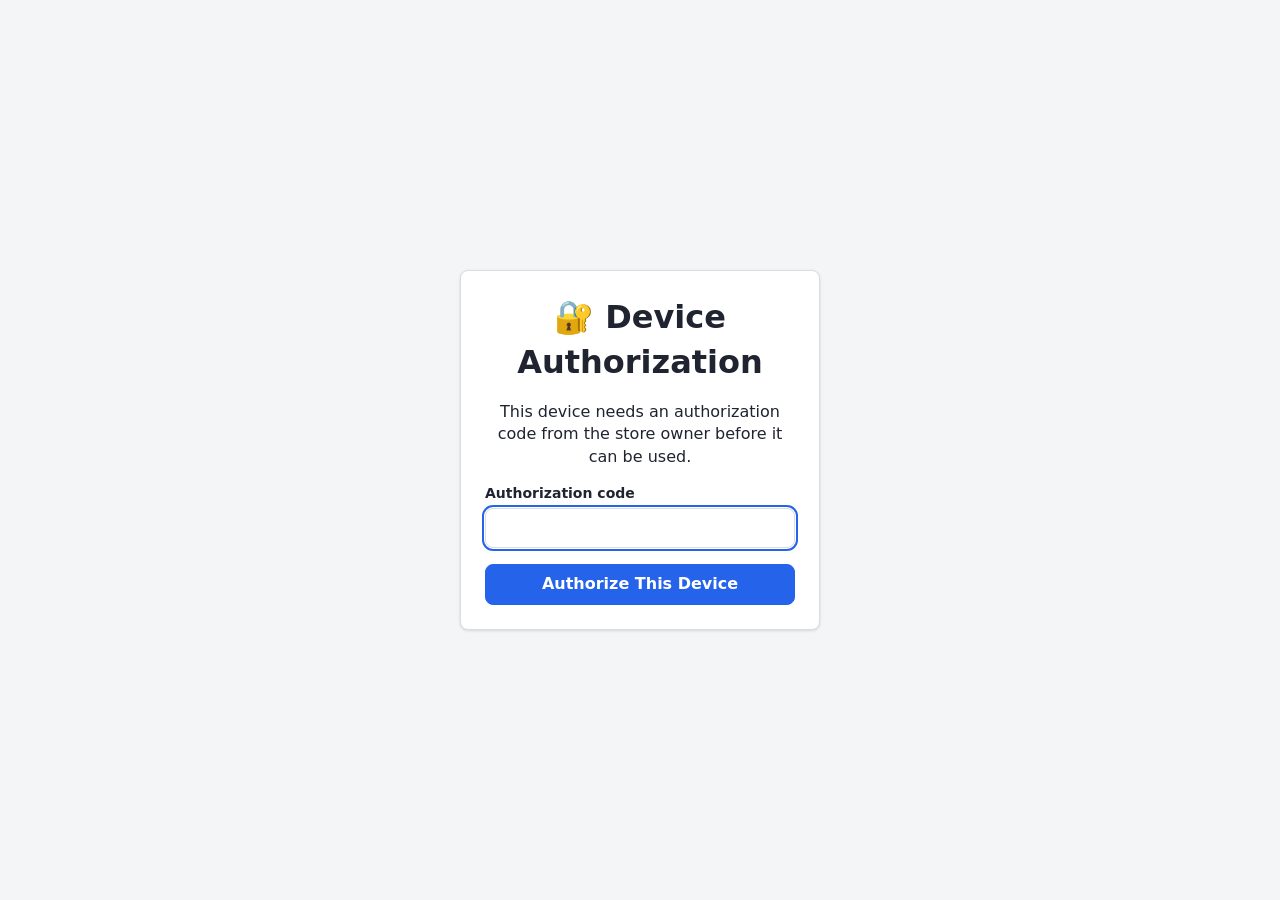
<file: index.html>
<!doctype html>
<html lang="en">
<head>
  <meta charset="UTF-8" />
  <meta name="viewport" content="width=device-width, initial-scale=1" />
  <title>Checkout - POS</title>

  <!-- PWA install support: manifest describes the app (name, icon, colours)
       so browsers can offer "Install app" on PC, tablet, and mobile. -->
  <link rel="manifest" href="manifest.json" />
  <meta name="theme-color" content="#1e3a8a" />
  <link rel="icon" href="assets/icons/icon.svg" type="image/svg+xml" />
  <link rel="apple-touch-icon" href="assets/icons/icon-180.png" />

  <link rel="stylesheet" href="css/variables.css" />
  <link rel="stylesheet" href="css/main.css" />
  <link rel="stylesheet" href="css/pos.css" />
  <link rel="stylesheet" href="css/receipt.css" />
</head>
<body>
  <!-- Device authorization gate - the FIRST gate, in front of even the PIN
       lock. Confirms this specific gadget was authorized by the store owner
       (see devices.json + admin.html) before it ever shows the PIN screen. -->
  <div class="auth-overlay" id="device-overlay">
    <div class="auth-box">
      <h1>🔐 Device Authorization</h1>
      <p id="device-message">Checking this device...</p>
      <form id="device-form">
        <div class="field">
          <label for="device-code">Authorization code</label>
          <input type="text" id="device-code" autocomplete="off" autocapitalize="off" autocorrect="off" spellcheck="false" required />
        </div>
        <p class="field-error" id="device-error" hidden></p>
        <button type="submit" class="btn btn--primary" style="width:100%;">Authorize This Device</button>
      </form>
    </div>
  </div>

  <!-- Authorization lock screen - covers the whole app until the correct PIN
       is entered. Not just hidden by CSS: js/auth.js also blocks the page's
       real data from loading until this resolves. -->
  <div class="auth-overlay" id="auth-overlay">
    <div class="auth-box">
      <h1>🔒 POS Locked</h1>
      <p id="auth-message">Checking...</p>
      <form id="auth-form">
        <div class="field">
          <label for="auth-pin">PIN</label>
          <input type="password" id="auth-pin" inputmode="numeric" autocomplete="off" required />
        </div>
        <div class="field" id="auth-confirm-field" hidden>
          <label for="auth-pin-confirm">Confirm PIN</label>
          <input type="password" id="auth-pin-confirm" inputmode="numeric" autocomplete="off" />
        </div>
        <p class="field-error" id="auth-error" hidden></p>
        <button type="submit" class="btn btn--primary" style="width:100%;">Unlock</button>
      </form>
      <button type="button" class="auth-forgot" id="auth-forgot-btn">Forgot PIN?</button>
    </div>
  </div>

  <nav class="app-nav" aria-label="Main navigation">
    <span class="app-nav__brand">POS</span>
    <a class="app-nav__link" href="index.html" aria-current="page" data-i18n="nav.checkout">Checkout</a>
    <a class="app-nav__link" href="products.html" data-i18n="nav.products">Products</a>
    <a class="app-nav__link" href="history.html" data-i18n="nav.history">History</a>
    <a class="app-nav__link" href="settings.html" data-i18n="nav.settings">Settings</a>
    <button type="button" class="app-nav__link" id="nav-lock-btn" data-i18n="nav.lock">🔒 Lock</button>
  </nav>

  <!-- Shift status bar - Start Shift when no one's clocked in, or the
       cashier's name + Cash Management once one is. -->
  <div class="shift-bar">
    <span id="shift-status-text" class="shift-bar__status">No shift open</span>
    <button type="button" class="btn btn--primary" id="start-shift-btn">Start Shift</button>
    <button type="button" class="btn" id="cash-management-btn" hidden>Cash Management</button>
  </div>

  <main class="page">
    <div class="pos-layout">
      <!-- Product search + grid -->
      <section class="pos-products" aria-label="Products">
        <div class="scanner-status">
          <span class="scanner-status__dot" aria-hidden="true"></span>
          Barcode scanner ready - scan an item any time
        </div>

        <div class="pos-products__search-row">
          <div class="field pos-products__search">
            <label for="product-search" data-i18n="checkout.searchLabel">Search products</label>
            <input
              type="search"
              id="product-search"
              placeholder="Type a name or SKU..."
              data-i18n-placeholder="checkout.searchPlaceholder"
              autocomplete="off"
            />
          </div>
          <button type="button" class="btn btn--icon" id="camera-scan-btn" title="Scan with Camera" aria-label="Scan with Camera">
            <svg width="22" height="22" viewBox="0 0 24 24" fill="none" stroke="currentColor" stroke-width="2" aria-hidden="true"><path d="M3 7V5a2 2 0 0 1 2-2h2M17 3h2a2 2 0 0 1 2 2v2M21 17v2a2 2 0 0 1-2 2h-2M7 21H5a2 2 0 0 1-2-2v-2" /><path d="M6 8v8M9 8v8M12 8v8M14 8v8M17 8v8" /></svg>
          </button>
        </div>

        <div id="product-grid" class="product-grid" aria-live="polite">
          <!-- Product tiles are inserted here by js/pos.js -->
        </div>
      </section>

      <!-- Cart panel -->
      <aside class="pos-cart" aria-label="Current sale">
        <div class="card cart">
          <h2 data-i18n="checkout.currentSale">Current Sale</h2>

          <div id="cart-lines" class="cart__lines">
            <p class="empty-state" id="cart-empty" data-i18n="checkout.cartEmpty">Cart is empty. Scan or tap a product to begin.</p>
          </div>

          <div class="cart__discount-actions">
            <button type="button" class="btn btn--icon" id="apply-discount-all-btn">Apply Discount to All</button>
            <button type="button" class="btn btn--icon" id="apply-discount-specific-btn">Apply Discount to Specific Product</button>
          </div>

          <div class="cart__totals">
            <div class="cart__totals-row">
              <span data-i18n="checkout.subtotal">Subtotal</span><span id="cart-subtotal">RM 0.00</span>
            </div>
            <div class="cart__totals-row" id="cart-discount-row">
              <span>Discount</span><span id="cart-discount">-RM 0.00</span>
            </div>
            <div class="cart__totals-row" id="cart-tax-row">
              <span data-i18n="checkout.tax">Tax</span><span id="cart-tax">RM 0.00</span>
            </div>
            <div class="cart__totals-row cart__totals-row--grand">
              <span data-i18n="checkout.total">Total</span><span id="cart-total">RM 0.00</span>
            </div>
          </div>

          <div class="cart__actions">
            <button type="button" class="btn" id="clear-cart-btn" data-i18n="checkout.clear">Clear</button>
            <button type="button" class="btn btn--primary" id="charge-btn" data-i18n="checkout.charge">Charge</button>
          </div>
        </div>
      </aside>
    </div>
  </main>

  <!-- Payment modal -->
  <div class="modal-overlay" id="payment-modal" hidden>
    <div class="modal" role="dialog" aria-modal="true" aria-labelledby="payment-modal-title">
      <h2 id="payment-modal-title">Take Payment</h2>
      <p>Total due: <strong id="payment-total">RM 0.00</strong></p>

      <div class="payment-methods" role="group" aria-label="Payment method">
        <button type="button" class="btn" data-method="Cash" aria-pressed="true">Cash</button>
        <button type="button" class="btn" data-method="Card" aria-pressed="false">Card</button>
        <button type="button" class="btn" data-method="E-wallet" aria-pressed="false">E-wallet</button>
      </div>

      <div class="field" id="cash-fields">
        <label for="cash-tendered">Cash tendered</label>
        <input type="number" id="cash-tendered" min="0" step="0.01" inputmode="decimal" />
        <p>Change due: <strong id="change-due">RM 0.00</strong></p>
      </div>

      <div class="modal__actions">
        <button type="button" class="btn" id="cancel-payment-btn">Cancel</button>
        <button type="button" class="btn btn--success" id="confirm-payment-btn">Confirm Payment</button>
      </div>
    </div>
  </div>

  <!-- Camera barcode scanner modal -->
  <div class="modal-overlay" id="camera-modal" hidden>
    <div class="modal" role="dialog" aria-modal="true" aria-labelledby="camera-modal-title">
      <h2 id="camera-modal-title">Scan a Barcode</h2>
      <div class="camera-view">
        <video id="camera-video" autoplay playsinline muted></video>
        <div class="camera-view__guide" aria-hidden="true"></div>
      </div>
      <p class="text-muted">Point the camera at a barcode. It'll be added to the cart automatically.</p>
      <div class="modal__actions">
        <button type="button" class="btn" id="cancel-camera-btn">Cancel</button>
      </div>
    </div>
  </div>

  <!-- "Apply Discount to Specific Product" picker - lists cart lines that
       have a discount configured on the product, one Apply button each. -->
  <div class="modal-overlay" id="discount-picker-modal" hidden>
    <div class="modal" role="dialog" aria-modal="true" aria-labelledby="discount-picker-title">
      <h2 id="discount-picker-title">Apply Discount to Specific Product</h2>
      <div id="discount-picker-list"></div>
      <p class="empty-state" id="discount-picker-empty" hidden>
        No items in the cart have a discount configured. Set one on the product in Products first.
      </p>
      <div class="modal__actions">
        <button type="button" class="btn" id="close-discount-picker-btn">Close</button>
      </div>
    </div>
  </div>

  <!-- Receipt modal -->
  <div class="modal-overlay" id="receipt-modal" hidden>
    <div class="modal" role="dialog" aria-modal="true" aria-labelledby="receipt-modal-title">
      <h2 id="receipt-modal-title" class="visually-hidden">Receipt</h2>
      <div id="receipt-container"><!-- receipt.js fills this in --></div>
      <div class="modal__actions">
        <button type="button" class="btn" id="print-receipt-btn">Print</button>
        <button type="button" class="btn btn--primary" id="new-sale-btn">New Sale</button>
      </div>
    </div>
  </div>

  <!-- Start Shift modal -->
  <div class="modal-overlay" id="start-shift-modal" hidden>
    <div class="modal" role="dialog" aria-modal="true" aria-labelledby="start-shift-title">
      <h2 id="start-shift-title">Start Shift</h2>
      <form id="start-shift-form">
        <div class="field">
          <label for="shift-cashier-name">Cashier name</label>
          <input type="text" id="shift-cashier-name" required />
        </div>
        <div class="field">
          <label for="shift-starting-cash">Starting cash</label>
          <input type="number" id="shift-starting-cash" min="0" step="0.01" value="0" required />
        </div>
        <p class="text-muted">Start time: <strong id="shift-start-time-preview"></strong></p>
        <div class="modal__actions">
          <button type="button" class="btn" id="cancel-start-shift-btn">Cancel</button>
          <button type="submit" class="btn btn--primary">Start Shift</button>
        </div>
      </form>
    </div>
  </div>

  <!-- Cash Management modal - also where a shift gets closed out. -->
  <div class="modal-overlay" id="cash-management-modal" hidden>
    <div class="modal" role="dialog" aria-modal="true" aria-labelledby="cash-management-title">
      <h2 id="cash-management-title">Cash Management</h2>
      <p class="text-muted">
        Cashier: <strong id="cm-cashier-name"></strong> &middot; Started: <span id="cm-start-time"></span>
      </p>

      <div class="cash-summary">
        <div class="cash-summary-row"><span>Starting Cash</span><span id="cm-starting-cash"></span></div>
        <div class="cash-summary-row"><span>Cash Payments</span><span id="cm-cash-payments"></span></div>
        <div class="cash-summary-row"><span>Cash Refunds</span><span id="cm-cash-refunds"></span></div>
        <div class="cash-summary-row"><span>Paid Out</span><span id="cm-paid-out"></span></div>
        <div class="cash-summary-row cash-summary-row--grand"><span>Expected Cash in Drawer</span><span id="cm-expected-cash"></span></div>
      </div>

      <h3 style="margin-top: var(--space-lg);">Record Paid Out</h3>
      <p class="text-muted" style="font-size: var(--font-size-sm); margin-top:0;">
        Cash taken out of the drawer for expenses (e.g. buying supplies).
      </p>
      <form id="paid-out-form">
        <div class="field">
          <label for="paid-out-amount">Amount</label>
          <input type="number" id="paid-out-amount" min="0.01" step="0.01" required />
        </div>
        <div class="field">
          <label for="paid-out-reason">Reason</label>
          <input type="text" id="paid-out-reason" required />
        </div>
        <button type="submit" class="btn">Record Paid Out</button>
      </form>

      <div id="close-shift-section" hidden>
        <hr class="receipt__divider" style="border-color: var(--color-border);" />
        <h3>Sales Summary</h3>
        <div class="cash-summary">
          <div class="cash-summary-row"><span>Gross Sales</span><span id="cs-gross"></span></div>
          <div class="cash-summary-row"><span>Refunds</span><span id="cs-refunds"></span></div>
          <div class="cash-summary-row"><span>Discounts</span><span id="cs-discounts"></span></div>
          <div class="cash-summary-row cash-summary-row--grand"><span>Net Sales</span><span id="cs-net"></span></div>
        </div>
        <p class="text-muted" style="font-size: var(--font-size-sm);">
          Closing a shift is final - it cannot be reopened.
        </p>
        <button type="button" class="btn btn--danger" id="confirm-close-shift-btn" style="width:100%;">Confirm Close Shift</button>
      </div>

      <div class="modal__actions">
        <button type="button" class="btn" id="close-cash-management-btn">Close</button>
        <button type="button" class="btn btn--danger" id="show-close-shift-btn">Close Shift</button>
      </div>
    </div>
  </div>

  <div id="toast" class="toast" role="status" hidden></div>

  <script type="module" src="js/sw-register.js"></script>
  <script type="module" src="js/pos.js"></script>
</body>
</html>
</file>
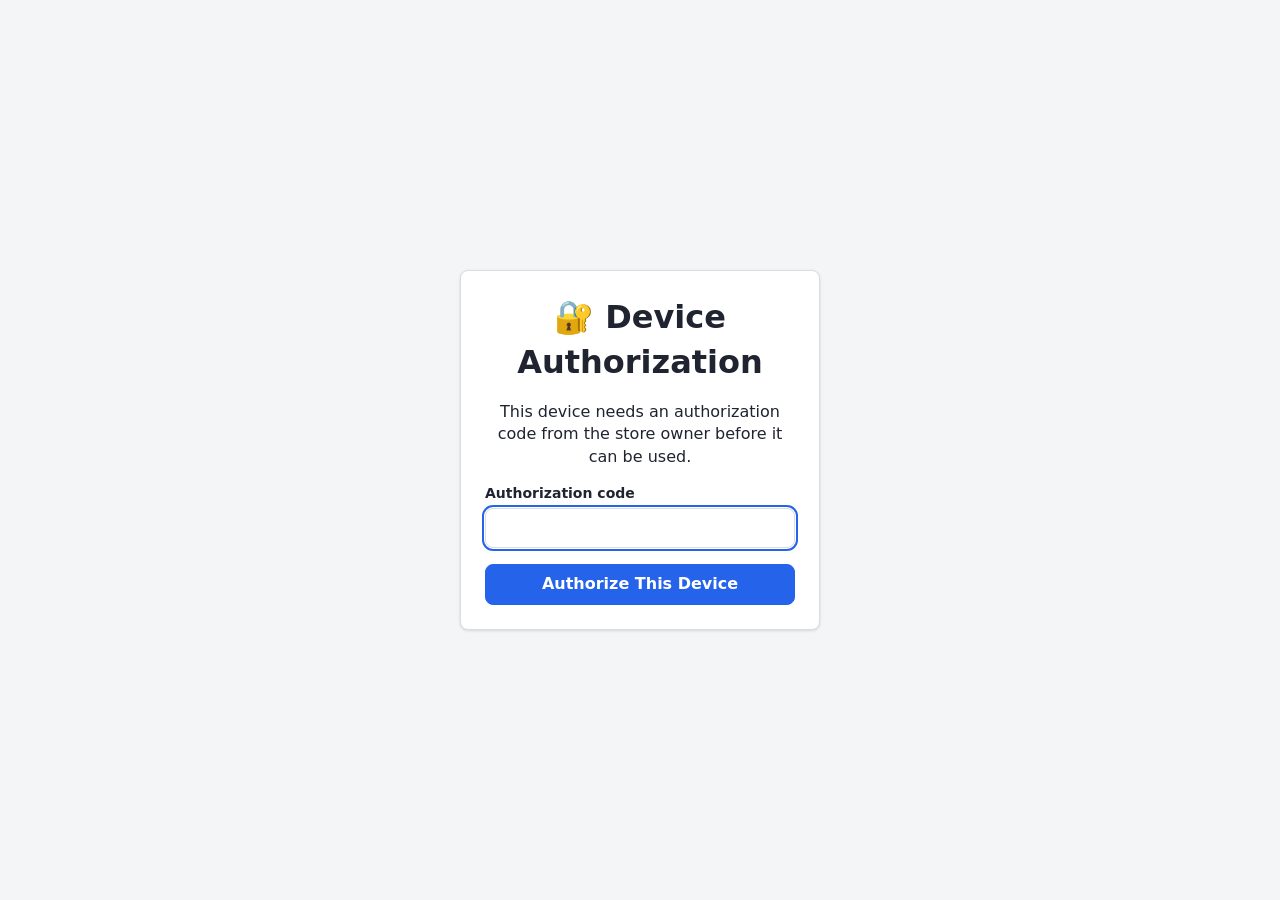
<file: admin.html>
<!doctype html>
<html lang="en">
<head>
  <meta charset="UTF-8" />
  <meta name="viewport" content="width=device-width, initial-scale=1" />
  <title>Master Admin - POS</title>
  <meta name="robots" content="noindex, nofollow" />

  <link rel="manifest" href="manifest.json" />
  <meta name="theme-color" content="#1e3a8a" />
  <link rel="icon" href="assets/icons/icon.svg" type="image/svg+xml" />
  <link rel="apple-touch-icon" href="assets/icons/icon-180.png" />

  <link rel="stylesheet" href="css/variables.css" />
  <link rel="stylesheet" href="css/main.css" />
</head>
<body>
  <!-- Device authorization gate - same as every other page, this device
       must already be authorized before it can even reach the Master PIN. -->
  <div class="auth-overlay" id="device-overlay">
    <div class="auth-box">
      <h1>🔐 Device Authorization</h1>
      <p id="device-message">Checking this device...</p>
      <form id="device-form">
        <div class="field">
          <label for="device-code">Authorization code</label>
          <input type="text" id="device-code" autocomplete="off" autocapitalize="off" autocorrect="off" spellcheck="false" required />
        </div>
        <p class="field-error" id="device-error" hidden></p>
        <button type="submit" class="btn btn--primary" style="width:100%;">Authorize This Device</button>
      </form>
    </div>
  </div>

  <!-- Master PIN gate - separate secret from the staff PIN. Reuses the same
       auth.js machinery (js/auth.js requireAuth), just pointed at a
       different settings field and session key. -->
  <div class="auth-overlay" id="auth-overlay">
    <div class="auth-box">
      <h1>🛡️ Master Access</h1>
      <p id="auth-message">Checking...</p>
      <form id="auth-form">
        <div class="field">
          <label for="auth-pin">Master PIN</label>
          <input type="password" id="auth-pin" inputmode="numeric" autocomplete="off" required />
        </div>
        <div class="field" id="auth-confirm-field" hidden>
          <label for="auth-pin-confirm">Confirm Master PIN</label>
          <input type="password" id="auth-pin-confirm" inputmode="numeric" autocomplete="off" />
        </div>
        <p class="field-error" id="auth-error" hidden></p>
        <button type="submit" class="btn btn--primary" style="width:100%;">Unlock</button>
      </form>
      <button type="button" class="auth-forgot" id="auth-forgot-btn">Forgot PIN?</button>
    </div>
  </div>

  <nav class="app-nav" aria-label="Main navigation">
    <span class="app-nav__brand">POS</span>
    <a class="app-nav__link" href="index.html">← Back to App</a>
  </nav>

  <main class="page" style="max-width: 720px;">
    <h1>Master Admin - Device Management</h1>
    <p class="text-muted">
      Every PC, tablet, or phone needs its own authorization code before it can even reach the
      staff PIN screen. Add a device below to generate its code, or revoke one to lock a device
      out. Changes here only take effect once they're published to <code>devices.json</code> -
      see "Publish these changes" at the bottom.
    </p>

    <section class="card" style="margin-bottom: var(--space-lg);">
      <h2>Authorized Devices</h2>
      <div class="table-wrap">
        <table class="table">
          <thead>
            <tr>
              <th>Label</th>
              <th>Status</th>
              <th></th>
            </tr>
          </thead>
          <tbody id="device-table-body"></tbody>
        </table>
        <p class="empty-state" id="devices-empty" hidden>No devices yet - add one below.</p>
      </div>
    </section>

    <section class="card" style="margin-bottom: var(--space-lg);">
      <h2>Add a Device</h2>
      <div class="field">
        <label for="new-device-label">Device label</label>
        <input type="text" id="new-device-label" placeholder="e.g. Front counter tablet" />
      </div>
      <button type="button" class="btn btn--primary" id="generate-code-btn">Generate Code</button>

      <div id="new-code-box" class="card" style="margin-top: var(--space-md); background: var(--color-bg); display:none;">
        <p><strong>Copy this code now - it cannot be shown again.</strong> Give it to whoever will use this device.</p>
        <div style="display:flex; gap: var(--space-sm);">
          <input type="text" id="new-code-value" readonly style="flex:1; font-family: monospace; font-size: var(--font-size-lg);" />
          <button type="button" class="btn" id="copy-code-btn">Copy</button>
        </div>
      </div>
    </section>

    <section class="card" id="publish-section" style="display:none;">
      <h2>Publish These Changes</h2>
      <p class="text-muted">
        This page can't write back to GitHub directly (that would need a secret key exposed to
        everyone). Copy the text below and either paste it over the contents of
        <code>devices.json</code> in your GitHub repo yourself, or send it to Claude and ask to
        publish it - devices won't see these changes until then.
      </p>
      <textarea id="json-output" readonly rows="10" style="width:100%; font-family: monospace; font-size: var(--font-size-sm); padding: var(--space-sm); border: 1px solid var(--color-border); border-radius: var(--radius);"></textarea>
      <button type="button" class="btn btn--primary" id="copy-json-btn" style="margin-top: var(--space-sm);">Copy JSON</button>
    </section>
  </main>

  <div id="toast" class="toast" role="status" hidden></div>

  <script type="module" src="js/sw-register.js"></script>
  <script type="module" src="js/admin.js"></script>
</body>
</html>
</file>
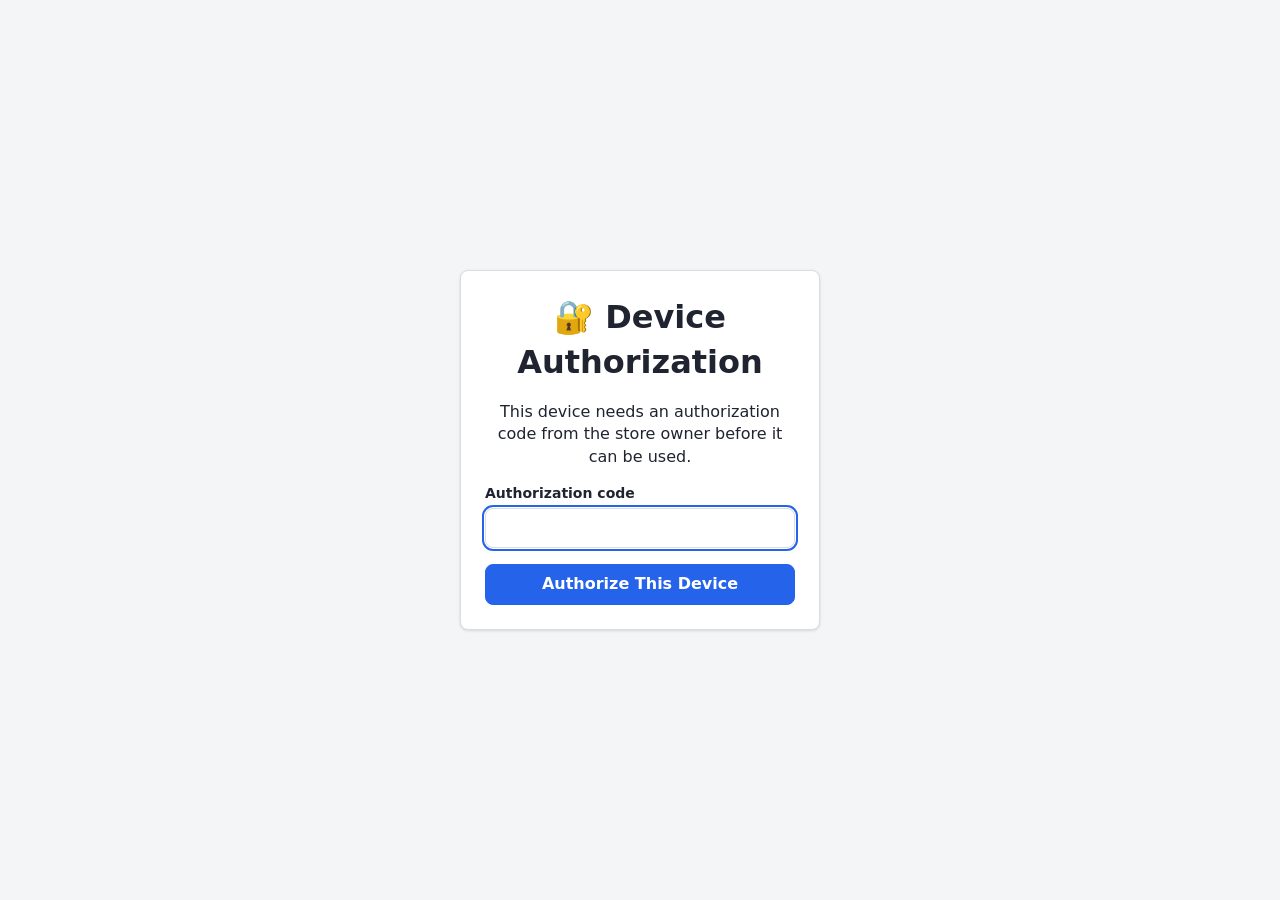
<file: history.html>
<!doctype html>
<html lang="en">
<head>
  <meta charset="UTF-8" />
  <meta name="viewport" content="width=device-width, initial-scale=1" />
  <title>Sales History - POS</title>

  <link rel="manifest" href="manifest.json" />
  <meta name="theme-color" content="#1e3a8a" />
  <link rel="icon" href="assets/icons/icon.svg" type="image/svg+xml" />
  <link rel="apple-touch-icon" href="assets/icons/icon-180.png" />

  <link rel="stylesheet" href="css/variables.css" />
  <link rel="stylesheet" href="css/main.css" />
  <link rel="stylesheet" href="css/receipt.css" />
</head>
<body>
  <!-- Device authorization gate - the FIRST gate, in front of even the PIN
       lock. Confirms this specific gadget was authorized by the store owner
       (see devices.json + admin.html) before it ever shows the PIN screen. -->
  <div class="auth-overlay" id="device-overlay">
    <div class="auth-box">
      <h1>🔐 Device Authorization</h1>
      <p id="device-message">Checking this device...</p>
      <form id="device-form">
        <div class="field">
          <label for="device-code">Authorization code</label>
          <input type="text" id="device-code" autocomplete="off" autocapitalize="off" autocorrect="off" spellcheck="false" required />
        </div>
        <p class="field-error" id="device-error" hidden></p>
        <button type="submit" class="btn btn--primary" style="width:100%;">Authorize This Device</button>
      </form>
    </div>
  </div>

  <!-- Authorization lock screen - covers the whole app until the correct PIN
       is entered. Not just hidden by CSS: js/auth.js also blocks the page's
       real data from loading until this resolves. -->
  <div class="auth-overlay" id="auth-overlay">
    <div class="auth-box">
      <h1>🔒 POS Locked</h1>
      <p id="auth-message">Checking...</p>
      <form id="auth-form">
        <div class="field">
          <label for="auth-pin">PIN</label>
          <input type="password" id="auth-pin" inputmode="numeric" autocomplete="off" required />
        </div>
        <div class="field" id="auth-confirm-field" hidden>
          <label for="auth-pin-confirm">Confirm PIN</label>
          <input type="password" id="auth-pin-confirm" inputmode="numeric" autocomplete="off" />
        </div>
        <p class="field-error" id="auth-error" hidden></p>
        <button type="submit" class="btn btn--primary" style="width:100%;">Unlock</button>
      </form>
      <button type="button" class="auth-forgot" id="auth-forgot-btn">Forgot PIN?</button>
    </div>
  </div>

  <nav class="app-nav" aria-label="Main navigation">
    <span class="app-nav__brand">POS</span>
    <a class="app-nav__link" href="index.html" data-i18n="nav.checkout">Checkout</a>
    <a class="app-nav__link" href="products.html" data-i18n="nav.products">Products</a>
    <a class="app-nav__link" href="history.html" aria-current="page" data-i18n="nav.history">History</a>
    <a class="app-nav__link" href="settings.html" data-i18n="nav.settings">Settings</a>
    <button type="button" class="app-nav__link" id="nav-lock-btn" data-i18n="nav.lock">🔒 Lock</button>
  </nav>

  <main class="page">
    <div style="display:flex; align-items:center; gap: var(--space-md); flex-wrap: wrap;">
      <h1 style="margin:0;" data-i18n="history.heading">Sales History</h1>
      <div style="display:flex; gap: var(--space-sm); margin-left:auto; flex-wrap: wrap;">
        <button type="button" class="btn" id="export-csv-btn" data-i18n="history.exportCsv">Export to Excel (CSV)</button>
        <button type="button" class="btn btn--danger" id="reset-history-btn" data-i18n="history.resetHistory">Reset History</button>
      </div>
    </div>

    <div style="display:flex; gap: var(--space-md); flex-wrap: wrap; margin: var(--space-md) 0 var(--space-lg);">
      <div class="card" style="flex:1; min-width: 160px;">
        <div class="text-muted" data-i18n="history.todaySales">Today's Sales</div>
        <div style="font-size: var(--font-size-xl); font-weight:700;" id="today-count">0</div>
      </div>
      <div class="card" style="flex:1; min-width: 160px;">
        <div class="text-muted" data-i18n="history.todayTotal">Today's Total</div>
        <div style="font-size: var(--font-size-xl); font-weight:700;" id="today-total">RM 0.00</div>
      </div>
    </div>

    <div class="table-wrap">
      <table class="table">
        <thead>
          <tr>
            <th>Date &amp; Time</th>
            <th>Receipt #</th>
            <th class="text-right">Items</th>
            <th class="text-right">Total</th>
            <th>Payment</th>
            <th></th>
          </tr>
        </thead>
        <tbody id="sales-table-body"></tbody>
      </table>
      <p class="empty-state" id="sales-empty" hidden>No sales recorded yet.</p>
    </div>
  </main>

  <!-- Sale detail / reprint modal -->
  <div class="modal-overlay" id="sale-modal" hidden>
    <div class="modal" role="dialog" aria-modal="true" aria-labelledby="sale-modal-title">
      <h2 id="sale-modal-title" class="visually-hidden">Sale Receipt</h2>
      <div id="receipt-container"></div>
      <div class="modal__actions">
        <button type="button" class="btn" id="close-sale-btn">Close</button>
        <button type="button" class="btn btn--primary" id="print-sale-btn">Print</button>
      </div>
    </div>
  </div>

  <!-- Reset History confirmation modal - protected by its own separate
       password (not the staff PIN or Master PIN), since permanently
       deleting all sales records is a big, one-way action. -->
  <div class="modal-overlay" id="reset-history-modal" hidden>
    <div class="modal" role="dialog" aria-modal="true" aria-labelledby="reset-history-title">
      <h2 id="reset-history-title">Reset Sales History</h2>
      <p id="reset-history-message">Checking...</p>
      <form id="reset-history-form">
        <div class="field">
          <label for="reset-history-pin">Reset password</label>
          <input type="password" id="reset-history-pin" autocomplete="off" required />
        </div>
        <div class="field" id="reset-history-confirm-field" hidden>
          <label for="reset-history-pin-confirm">Confirm reset password</label>
          <input type="password" id="reset-history-pin-confirm" autocomplete="off" />
        </div>
        <p class="field-error" id="reset-history-error" hidden></p>
        <div class="modal__actions">
          <button type="button" class="btn" id="cancel-reset-history-btn">Cancel</button>
          <button type="submit" class="btn btn--danger">Delete All History</button>
        </div>
      </form>
    </div>
  </div>

  <div id="toast" class="toast" role="status" hidden></div>

  <script type="module" src="js/sw-register.js"></script>
  <script type="module" src="js/history.js"></script>
</body>
</html>
</file>
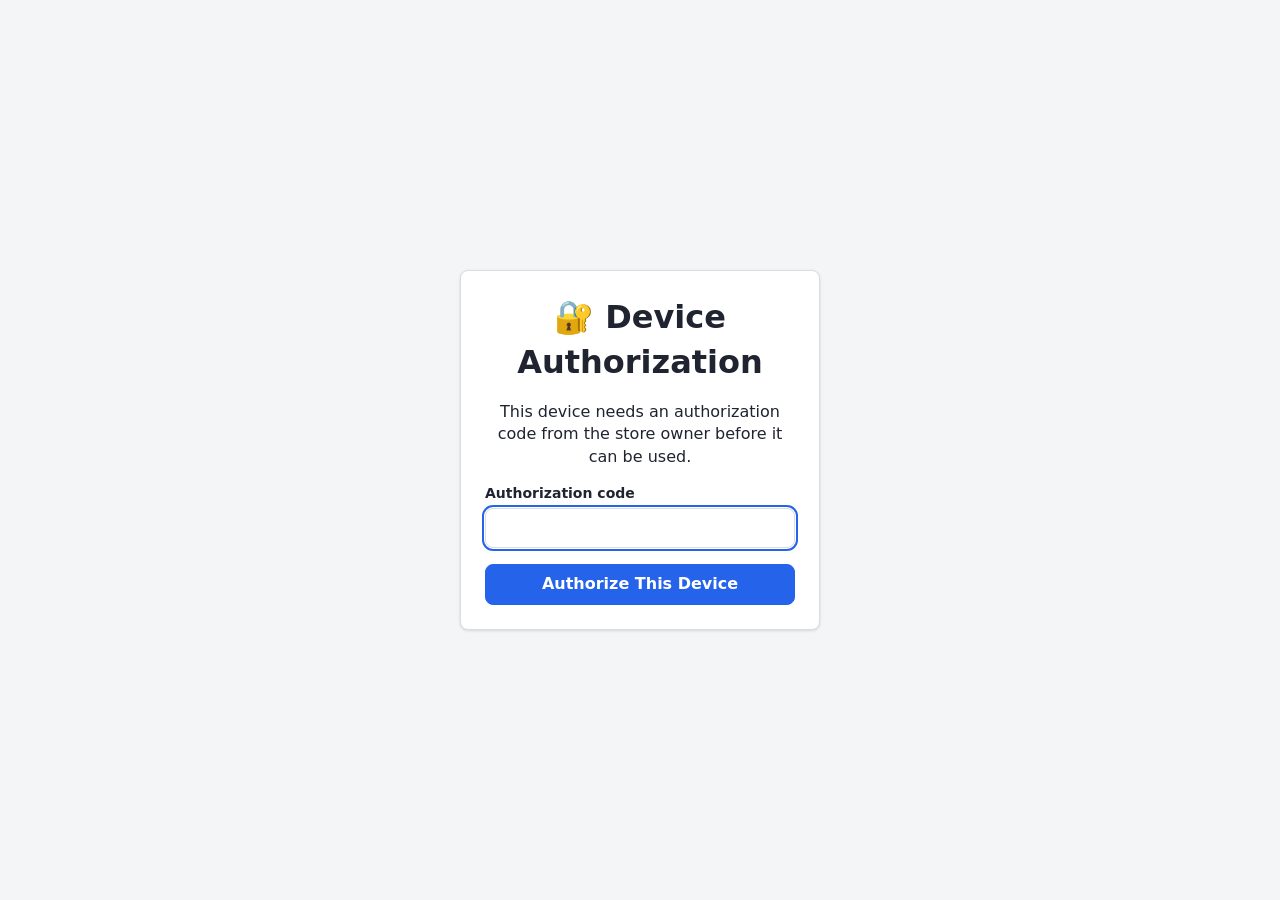
<file: products.html>
<!doctype html>
<html lang="en">
<head>
  <meta charset="UTF-8" />
  <meta name="viewport" content="width=device-width, initial-scale=1" />
  <title>Products - POS</title>

  <link rel="manifest" href="manifest.json" />
  <meta name="theme-color" content="#1e3a8a" />
  <link rel="icon" href="assets/icons/icon.svg" type="image/svg+xml" />
  <link rel="apple-touch-icon" href="assets/icons/icon-180.png" />

  <link rel="stylesheet" href="css/variables.css" />
  <link rel="stylesheet" href="css/main.css" />
</head>
<body>
  <!-- Device authorization gate - the FIRST gate, in front of even the PIN
       lock. Confirms this specific gadget was authorized by the store owner
       (see devices.json + admin.html) before it ever shows the PIN screen. -->
  <div class="auth-overlay" id="device-overlay">
    <div class="auth-box">
      <h1>🔐 Device Authorization</h1>
      <p id="device-message">Checking this device...</p>
      <form id="device-form">
        <div class="field">
          <label for="device-code">Authorization code</label>
          <input type="text" id="device-code" autocomplete="off" autocapitalize="off" autocorrect="off" spellcheck="false" required />
        </div>
        <p class="field-error" id="device-error" hidden></p>
        <button type="submit" class="btn btn--primary" style="width:100%;">Authorize This Device</button>
      </form>
    </div>
  </div>

  <!-- Authorization lock screen - covers the whole app until the correct PIN
       is entered. Not just hidden by CSS: js/auth.js also blocks the page's
       real data from loading until this resolves. -->
  <div class="auth-overlay" id="auth-overlay">
    <div class="auth-box">
      <h1>🔒 POS Locked</h1>
      <p id="auth-message">Checking...</p>
      <form id="auth-form">
        <div class="field">
          <label for="auth-pin">PIN</label>
          <input type="password" id="auth-pin" inputmode="numeric" autocomplete="off" required />
        </div>
        <div class="field" id="auth-confirm-field" hidden>
          <label for="auth-pin-confirm">Confirm PIN</label>
          <input type="password" id="auth-pin-confirm" inputmode="numeric" autocomplete="off" />
        </div>
        <p class="field-error" id="auth-error" hidden></p>
        <button type="submit" class="btn btn--primary" style="width:100%;">Unlock</button>
      </form>
      <button type="button" class="auth-forgot" id="auth-forgot-btn">Forgot PIN?</button>
    </div>
  </div>

  <nav class="app-nav" aria-label="Main navigation">
    <span class="app-nav__brand">POS</span>
    <a class="app-nav__link" href="index.html" data-i18n="nav.checkout">Checkout</a>
    <a class="app-nav__link" href="products.html" aria-current="page" data-i18n="nav.products">Products</a>
    <a class="app-nav__link" href="history.html" data-i18n="nav.history">History</a>
    <a class="app-nav__link" href="settings.html" data-i18n="nav.settings">Settings</a>
    <button type="button" class="app-nav__link" id="nav-lock-btn" data-i18n="nav.lock">🔒 Lock</button>
  </nav>

  <main class="page">
    <div style="display:flex; align-items:center; gap: var(--space-md); flex-wrap: wrap; margin-bottom: var(--space-md);">
      <h1 style="margin:0;" data-i18n="products.heading">Products</h1>
      <button type="button" class="btn btn--primary" id="add-product-btn" style="margin-left:auto;" data-i18n="products.addProduct">+ Add Product</button>
    </div>

    <div class="field" style="max-width: 320px;">
      <label for="product-search" data-i18n="products.searchLabel">Search</label>
      <input type="search" id="product-search" placeholder="Search by name or barcode..." autocomplete="off" />
    </div>

    <div class="table-wrap">
      <table class="table">
        <thead>
          <tr>
            <th>Photo</th>
            <th>Name</th>
            <th>Barcode</th>
            <th>SKU</th>
            <th class="text-right">Price</th>
            <th>Category</th>
            <th>Discount</th>
            <th>Stock</th>
            <th></th>
          </tr>
        </thead>
        <tbody id="product-table-body">
          <!-- Rows inserted by js/products.js -->
        </tbody>
      </table>
      <p class="empty-state" id="products-empty" hidden>No products yet. Click "Add Product" to create one.</p>
    </div>
  </main>

  <!-- Add / Edit product modal -->
  <div class="modal-overlay" id="product-modal" hidden>
    <div class="modal" role="dialog" aria-modal="true" aria-labelledby="product-modal-title">
      <h2 id="product-modal-title">Add Product</h2>
      <form id="product-form" novalidate>
        <input type="hidden" id="product-id" />

        <div class="field">
          <label for="product-name">Name</label>
          <input type="text" id="product-name" required />
          <span class="field-error" id="product-name-error" hidden>Name is required.</span>
        </div>

        <div class="field">
          <label for="product-image-input">Product photo (optional)</label>
          <input type="file" id="product-image-input" accept="image/*" />
          <div id="product-image-preview-wrap" style="display:flex; align-items:center; gap: var(--space-sm); margin-top: var(--space-sm);" hidden>
            <img id="product-image-preview" alt="Product photo preview" style="width:80px; height:80px; object-fit:cover; border-radius: var(--radius); border:1px solid var(--color-border);" />
            <button type="button" class="btn btn--icon" id="remove-product-image-btn">Remove Photo</button>
          </div>
        </div>

        <div class="field">
          <label for="product-barcode">Barcode</label>
          <div style="display:flex; gap: var(--space-sm);">
            <input type="text" id="product-barcode" autocapitalize="off" autocorrect="off" spellcheck="false" required style="flex:1;" />
            <button type="button" class="btn btn--icon" id="scan-barcode-btn" title="Scan with Camera" aria-label="Scan with Camera" style="white-space:nowrap;">
              <svg width="20" height="20" viewBox="0 0 24 24" fill="none" stroke="currentColor" stroke-width="2" aria-hidden="true"><path d="M3 7V5a2 2 0 0 1 2-2h2M17 3h2a2 2 0 0 1 2 2v2M21 17v2a2 2 0 0 1-2 2h-2M7 21H5a2 2 0 0 1-2-2v-2" /><path d="M6 8v8M9 8v8M12 8v8M14 8v8M17 8v8" /></svg>
            </button>
          </div>
          <span class="field-error" id="product-barcode-error" hidden>Barcode is required and must be unique.</span>
        </div>

        <div class="field">
          <label for="product-sku">SKU (optional - your own unique item code)</label>
          <input type="text" id="product-sku" autocapitalize="off" autocorrect="off" spellcheck="false" />
          <span class="field-error" id="product-sku-error" hidden>That SKU is already used by another product.</span>
        </div>

        <div class="field">
          <label for="product-sold-by">Sold by</label>
          <select id="product-sold-by">
            <option value="each">Each</option>
            <option value="weight">Weight (kg)</option>
          </select>
        </div>

        <div class="field">
          <label for="product-price" id="product-price-label">Price</label>
          <input type="number" id="product-price" min="0.01" step="0.01" required />
          <span class="field-error" id="product-price-error" hidden>Enter a price greater than 0.</span>
        </div>

        <div class="field">
          <label for="product-category">Category (optional)</label>
          <input type="text" id="product-category" />
        </div>

        <div class="field">
          <label for="product-discount-type">Discount (optional)</label>
          <select id="product-discount-type">
            <option value="none">No discount</option>
            <option value="percent">Percentage off</option>
            <option value="amount">Amount off</option>
          </select>
        </div>

        <div class="field" id="discount-value-field" hidden>
          <label for="product-discount-value" id="product-discount-value-label">Discount</label>
          <input type="number" id="product-discount-value" min="0" step="0.01" />
        </div>

        <div class="field">
          <label class="switch-row">
            <span class="switch">
              <input type="checkbox" id="product-track-inventory" />
              <span class="switch__track" aria-hidden="true"></span>
            </span>
            Track inventory for this product
          </label>
        </div>

        <div id="inventory-fields" hidden>
          <div class="field">
            <label for="product-stock">In stock</label>
            <input type="number" id="product-stock" min="0" step="1" />
          </div>
          <div class="field">
            <label for="product-low-stock">Low stock alert level</label>
            <input type="number" id="product-low-stock" min="0" step="1" />
            <span class="text-muted" style="font-size: var(--font-size-sm);">
              You'll see a low-stock warning once "In stock" drops to this number or below.
            </span>
          </div>
        </div>

        <div class="modal__actions">
          <button type="button" class="btn" id="cancel-product-btn">Cancel</button>
          <button type="submit" class="btn btn--primary">Save Product</button>
        </div>
      </form>
    </div>
  </div>

  <!-- Camera barcode scanner modal - fills in the barcode field above
       instead of manually typing it, handy on a tablet/phone with no USB
       scanner attached. -->
  <div class="modal-overlay" id="camera-modal" hidden>
    <div class="modal" role="dialog" aria-modal="true" aria-labelledby="camera-modal-title">
      <h2 id="camera-modal-title">Scan a Barcode</h2>
      <div class="camera-view">
        <video id="camera-video" autoplay playsinline muted></video>
        <div class="camera-view__guide" aria-hidden="true"></div>
      </div>
      <p class="text-muted">Point the camera at the barcode you want to add.</p>
      <div class="modal__actions">
        <button type="button" class="btn" id="cancel-camera-btn">Cancel</button>
      </div>
    </div>
  </div>

  <!-- Edit/Delete Product password modal - protected by its own separate
       password (not the staff PIN), since staff shouldn't be able to
       change or remove existing catalog entries on their own. -->
  <div class="modal-overlay" id="edit-product-pw-modal" hidden>
    <div class="modal" role="dialog" aria-modal="true" aria-labelledby="edit-product-pw-title">
      <h2 id="edit-product-pw-title">Password Required</h2>
      <p id="edit-product-pw-message">Checking...</p>
      <form id="edit-product-pw-form">
        <div class="field">
          <label for="edit-product-pw">Password</label>
          <input type="password" id="edit-product-pw" autocomplete="off" required />
        </div>
        <div class="field" id="edit-product-pw-confirm-field" hidden>
          <label for="edit-product-pw-confirm">Confirm password</label>
          <input type="password" id="edit-product-pw-confirm" autocomplete="off" />
        </div>
        <p class="field-error" id="edit-product-pw-error" hidden></p>
        <div class="modal__actions">
          <button type="button" class="btn" id="cancel-edit-product-pw-btn">Cancel</button>
          <button type="submit" class="btn btn--primary">Confirm</button>
        </div>
      </form>
    </div>
  </div>

  <div id="toast" class="toast" role="status" hidden></div>

  <script type="module" src="js/sw-register.js"></script>
  <script type="module" src="js/products.js"></script>
</body>
</html>
</file>
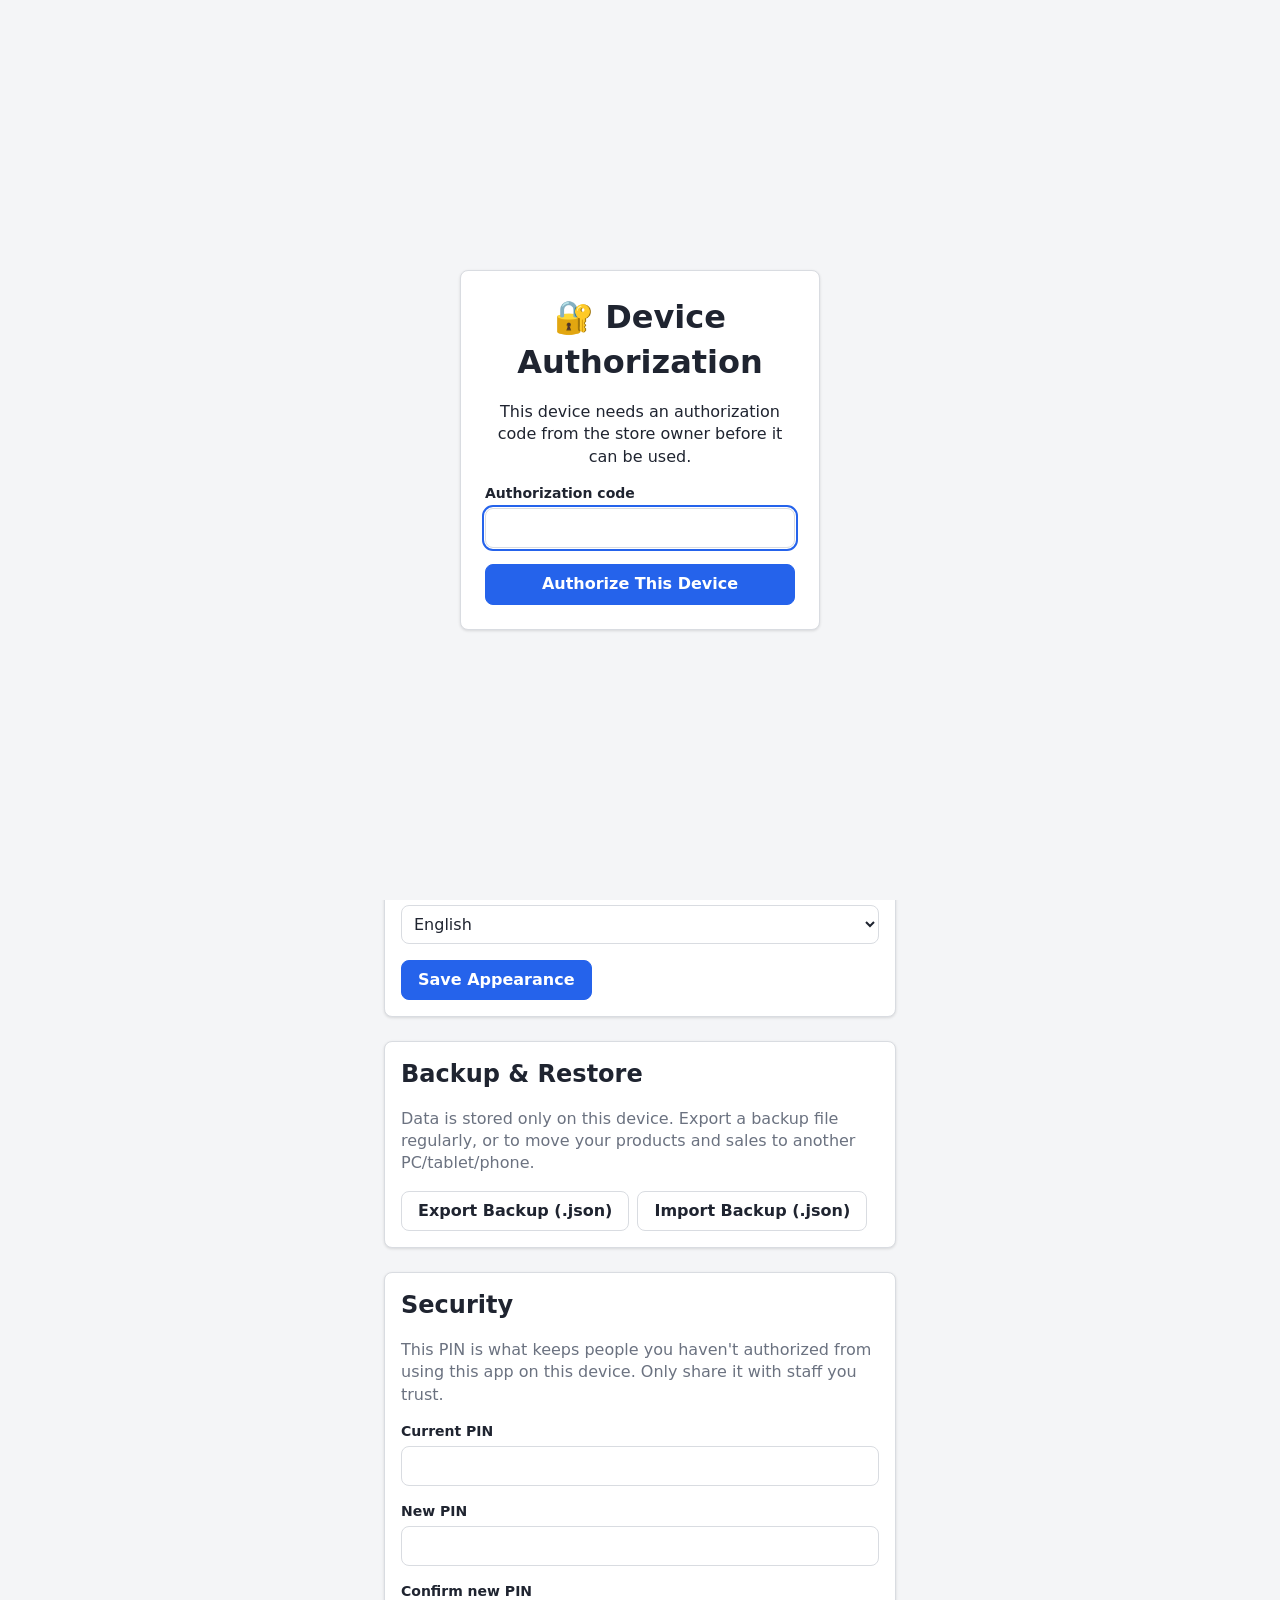
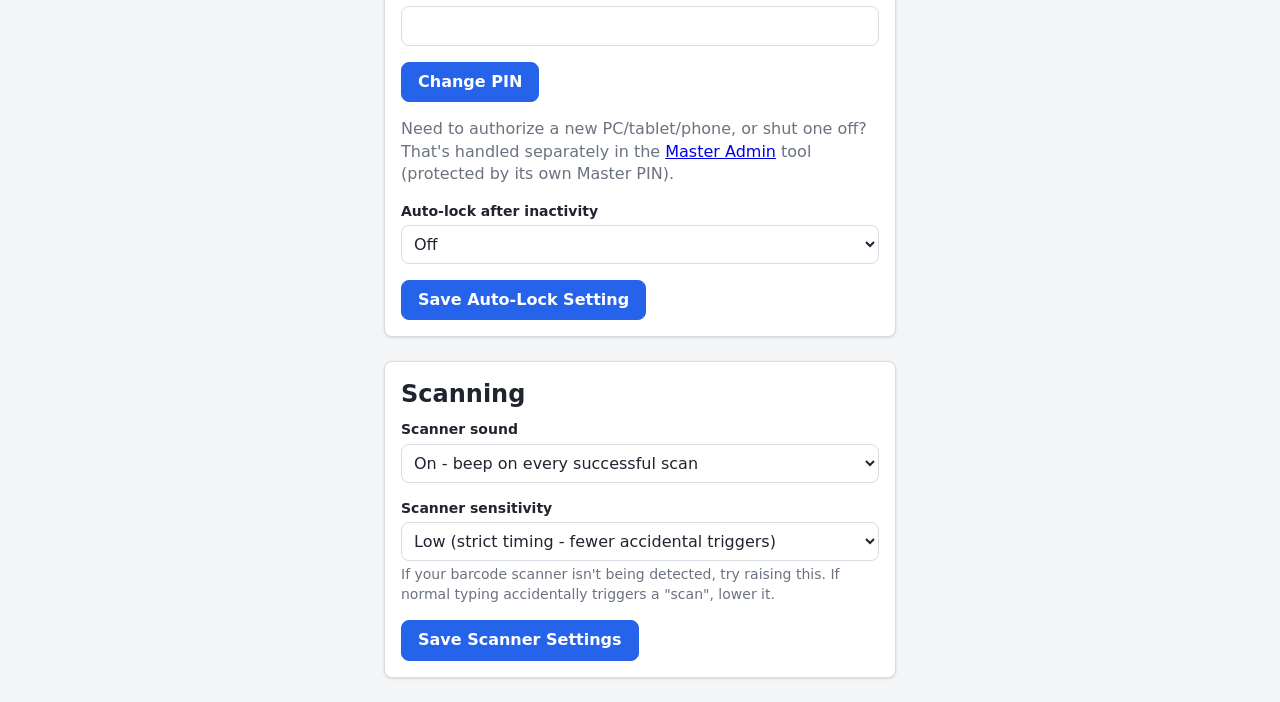
<file: settings.html>
<!doctype html>
<html lang="en">
<head>
  <meta charset="UTF-8" />
  <meta name="viewport" content="width=device-width, initial-scale=1" />
  <title>Settings - POS</title>

  <link rel="manifest" href="manifest.json" />
  <meta name="theme-color" content="#1e3a8a" />
  <link rel="icon" href="assets/icons/icon.svg" type="image/svg+xml" />
  <link rel="apple-touch-icon" href="assets/icons/icon-180.png" />

  <link rel="stylesheet" href="css/variables.css" />
  <link rel="stylesheet" href="css/main.css" />
</head>
<body>
  <!-- Device authorization gate - the FIRST gate, in front of even the PIN
       lock. Confirms this specific gadget was authorized by the store owner
       (see devices.json + admin.html) before it ever shows the PIN screen. -->
  <div class="auth-overlay" id="device-overlay">
    <div class="auth-box">
      <h1>🔐 Device Authorization</h1>
      <p id="device-message">Checking this device...</p>
      <form id="device-form">
        <div class="field">
          <label for="device-code">Authorization code</label>
          <input type="text" id="device-code" autocomplete="off" autocapitalize="off" autocorrect="off" spellcheck="false" required />
        </div>
        <p class="field-error" id="device-error" hidden></p>
        <button type="submit" class="btn btn--primary" style="width:100%;">Authorize This Device</button>
      </form>
    </div>
  </div>

  <!-- Authorization lock screen - covers the whole app until the correct PIN
       is entered. Not just hidden by CSS: js/auth.js also blocks the page's
       real data from loading until this resolves. -->
  <div class="auth-overlay" id="auth-overlay">
    <div class="auth-box">
      <h1>🔒 POS Locked</h1>
      <p id="auth-message">Checking...</p>
      <form id="auth-form">
        <div class="field">
          <label for="auth-pin">PIN</label>
          <input type="password" id="auth-pin" inputmode="numeric" autocomplete="off" required />
        </div>
        <div class="field" id="auth-confirm-field" hidden>
          <label for="auth-pin-confirm">Confirm PIN</label>
          <input type="password" id="auth-pin-confirm" inputmode="numeric" autocomplete="off" />
        </div>
        <p class="field-error" id="auth-error" hidden></p>
        <button type="submit" class="btn btn--primary" style="width:100%;">Unlock</button>
      </form>
      <button type="button" class="auth-forgot" id="auth-forgot-btn">Forgot PIN?</button>
    </div>
  </div>

  <nav class="app-nav" aria-label="Main navigation">
    <span class="app-nav__brand">POS</span>
    <a class="app-nav__link" href="index.html" data-i18n="nav.checkout">Checkout</a>
    <a class="app-nav__link" href="products.html" data-i18n="nav.products">Products</a>
    <a class="app-nav__link" href="history.html" data-i18n="nav.history">History</a>
    <a class="app-nav__link" href="settings.html" aria-current="page" data-i18n="nav.settings">Settings</a>
    <button type="button" class="app-nav__link" id="nav-lock-btn" data-i18n="nav.lock">🔒 Lock</button>
  </nav>

  <main class="page" style="max-width: 560px;">
    <h1 data-i18n="settings.heading">Settings</h1>

    <section class="card" style="margin-bottom: var(--space-lg);">
      <h2>Store Details</h2>
      <form id="settings-form">
        <div class="field">
          <label for="store-name">Store name</label>
          <input type="text" id="store-name" required />
        </div>

        <div class="field">
          <label for="store-address">Store address (optional, shown on receipts)</label>
          <input type="text" id="store-address" />
        </div>

        <div class="field">
          <label for="tax-rate">Tax rate (%)</label>
          <input type="number" id="tax-rate" min="0" max="100" step="0.01" required />
        </div>

        <div class="field">
          <label class="switch-row">
            <span class="switch">
              <input type="checkbox" id="tax-enabled" />
              <span class="switch__track" aria-hidden="true"></span>
            </span>
            Apply tax to sales
          </label>
          <span class="text-muted" style="font-size: var(--font-size-sm);">
            Turn off to stop charging tax on every sale (e.g. if you're not currently tax-registered).
          </span>
        </div>

        <div class="field">
          <label for="currency-symbol">Currency symbol</label>
          <input type="text" id="currency-symbol" required />
        </div>

        <button type="submit" class="btn btn--primary">Save Settings</button>
      </form>
    </section>

    <section class="card" style="margin-bottom: var(--space-lg);">
      <h2>Appearance &amp; Language</h2>

      <div class="field">
        <label for="theme-select">Theme</label>
        <select id="theme-select">
          <option value="system">System (match device)</option>
          <option value="light">Light</option>
          <option value="dark">Dark</option>
        </select>
      </div>

      <div class="field">
        <label for="checkout-layout-select">Home screen layout</label>
        <select id="checkout-layout-select">
          <option value="grid">Grid</option>
          <option value="list">List</option>
        </select>
      </div>

      <div class="field">
        <label for="language-select">Language</label>
        <select id="language-select">
          <option value="en">English</option>
          <option value="ms">Bahasa Melayu</option>
          <option value="zh">中文 (简体)</option>
        </select>
      </div>

      <button type="button" class="btn btn--primary" id="save-appearance-btn">Save Appearance</button>
    </section>

    <section class="card">
      <h2>Backup &amp; Restore</h2>
      <p class="text-muted">
        Data is stored only on this device. Export a backup file regularly, or to move your
        products and sales to another PC/tablet/phone.
      </p>

      <div style="display:flex; gap: var(--space-sm); flex-wrap: wrap;">
        <button type="button" class="btn" id="export-btn">Export Backup (.json)</button>
        <label class="btn" for="import-input" style="margin:0;">Import Backup (.json)</label>
        <input type="file" id="import-input" accept="application/json" class="visually-hidden" />
      </div>
    </section>

    <section class="card" style="margin-top: var(--space-lg);">
      <h2>Security</h2>
      <p class="text-muted">
        This PIN is what keeps people you haven't authorized from using this app on this device.
        Only share it with staff you trust.
      </p>
      <form id="change-pin-form">
        <div class="field">
          <label for="current-pin">Current PIN</label>
          <input type="password" id="current-pin" inputmode="numeric" autocomplete="off" required />
        </div>
        <div class="field">
          <label for="new-pin">New PIN</label>
          <input type="password" id="new-pin" inputmode="numeric" autocomplete="off" required />
        </div>
        <div class="field">
          <label for="new-pin-confirm">Confirm new PIN</label>
          <input type="password" id="new-pin-confirm" inputmode="numeric" autocomplete="off" required />
        </div>
        <button type="submit" class="btn btn--primary">Change PIN</button>
      </form>
      <p class="text-muted" style="margin-top: var(--space-md);">
        Need to authorize a new PC/tablet/phone, or shut one off? That's handled separately in the
        <a href="admin.html">Master Admin</a> tool (protected by its own Master PIN).
      </p>

      <div class="field" style="margin-top: var(--space-md);">
        <label for="auto-lock-minutes">Auto-lock after inactivity</label>
        <select id="auto-lock-minutes">
          <option value="0">Off</option>
          <option value="1">1 minute</option>
          <option value="5">5 minutes</option>
          <option value="15">15 minutes</option>
          <option value="30">30 minutes</option>
        </select>
      </div>
      <button type="button" class="btn btn--primary" id="save-auto-lock-btn">Save Auto-Lock Setting</button>
    </section>

    <section class="card" style="margin-top: var(--space-lg);">
      <h2>Scanning</h2>

      <div class="field">
        <label for="scanner-sound-enabled">Scanner sound</label>
        <select id="scanner-sound-enabled">
          <option value="on">On - beep on every successful scan</option>
          <option value="off">Off</option>
        </select>
      </div>

      <div class="field">
        <label for="scanner-sensitivity">Scanner sensitivity</label>
        <select id="scanner-sensitivity">
          <option value="low">Low (strict timing - fewer accidental triggers)</option>
          <option value="medium">Medium (default)</option>
          <option value="high">High (lenient - for slower/older scanners)</option>
        </select>
        <span class="text-muted" style="font-size: var(--font-size-sm);">
          If your barcode scanner isn't being detected, try raising this. If normal typing
          accidentally triggers a "scan", lower it.
        </span>
      </div>
      <button type="button" class="btn btn--primary" id="save-scanner-settings-btn">Save Scanner Settings</button>
    </section>
  </main>

  <div id="toast" class="toast" role="status" hidden></div>

  <script type="module" src="js/sw-register.js"></script>
  <script type="module" src="js/settings.js"></script>
</body>
</html>
</file>
<file: css/variables.css>
/*
  variables.css
  --------------
  All colours, spacing, and font sizes live here as CSS "custom properties"
  (the --name: value; syntax). Every other stylesheet reads these instead of
  hard-coding values, so changing a colour here updates the whole app.
*/

:root {
  /* Brand colours */
  --color-primary: #2563eb;      /* main buttons, links, active nav */
  --color-primary-dark: #1d4ed8; /* hover/active state for primary buttons */
  --color-success: #16a34a;      /* confirm / cash / positive totals */
  --color-danger: #dc2626;       /* delete / remove / errors */
  --color-warning: #d97706;      /* low stock warnings */

  /* Neutral colours (backgrounds, text, borders) */
  --color-bg: #f4f5f7;
  --color-surface: #ffffff;
  --color-border: #d9dce1;
  --color-text: #1f2430;
  --color-text-muted: #6b7280;

  /* Spacing scale (used for margin/padding/gap so spacing stays consistent) */
  --space-xs: 0.25rem;
  --space-sm: 0.5rem;
  --space-md: 1rem;
  --space-lg: 1.5rem;
  --space-xl: 2rem;

  /* Font sizes */
  --font-size-sm: 0.875rem;
  --font-size-md: 1rem;
  --font-size-lg: 1.25rem;
  --font-size-xl: 1.75rem;

  /* Shared corner rounding + shadow so cards/buttons feel consistent */
  --radius: 8px;
  --shadow: 0 1px 3px rgba(0, 0, 0, 0.12);
}

/* Dark theme tokens. Applied automatically when the OS prefers dark (and
   the user hasn't overridden it), or forced by [data-theme] when the user
   picks Light/Dark explicitly in Settings > Appearance (js/theme.js sets
   that attribute on <html>). Every other stylesheet reads the --color-*
   variables above, so nothing else needs to change for dark mode to work. */
@media (prefers-color-scheme: dark) {
  :root:not([data-theme="light"]) {
    --color-primary: #5b8def;
    --color-primary-dark: #7ba7f5;
    --color-success: #4ade80;
    --color-danger: #f87171;
    --color-warning: #f0b350;

    --color-bg: #0f1420;
    --color-surface: #1a2133;
    --color-border: #2c3550;
    --color-text: #e7ebf5;
    --color-text-muted: #9aa5c0;

    --shadow: 0 1px 3px rgba(0, 0, 0, 0.5);
  }
}

:root[data-theme="dark"] {
  --color-primary: #5b8def;
  --color-primary-dark: #7ba7f5;
  --color-success: #4ade80;
  --color-danger: #f87171;
  --color-warning: #f0b350;

  --color-bg: #0f1420;
  --color-surface: #1a2133;
  --color-border: #2c3550;
  --color-text: #e7ebf5;
  --color-text-muted: #9aa5c0;

  --shadow: 0 1px 3px rgba(0, 0, 0, 0.5);
}

:root[data-theme="light"] {
  --color-primary: #2563eb;
  --color-primary-dark: #1d4ed8;
  --color-success: #16a34a;
  --color-danger: #dc2626;
  --color-warning: #d97706;

  --color-bg: #f4f5f7;
  --color-surface: #ffffff;
  --color-border: #d9dce1;
  --color-text: #1f2430;
  --color-text-muted: #6b7280;

  --shadow: 0 1px 3px rgba(0, 0, 0, 0.12);
}
</file>
<file: css/main.css>
/*
  main.css
  --------
  Shared styles used on every page: reset, layout, top nav bar, buttons,
  forms, and modal dialogs. Written mobile-first: base rules target small
  screens, then @media (min-width: ...) blocks add layout for bigger screens.
*/

/* --- Reset / base --- */
*,
*::before,
*::after {
  box-sizing: border-box;
}

/* The browser hides [hidden] elements by default, but only via a low-priority
   built-in rule (display: none). Any of our own classes that set their own
   "display" (like .field's display: flex) would otherwise silently override
   that and make the element reappear even while .hidden = true in JS - which
   is exactly what was happening to the Confirm PIN field. This makes
   `hidden` always win, everywhere, regardless of what other classes are
   applied to the same element. */
[hidden] {
  display: none !important;
}

body {
  margin: 0;
  font-family: system-ui, -apple-system, "Segoe UI", Roboto, sans-serif;
  background: var(--color-bg);
  color: var(--color-text);
  font-size: var(--font-size-md);
  line-height: 1.4;
}

h1, h2, h3 {
  margin: 0 0 var(--space-sm);
}

img {
  max-width: 100%;
  display: block;
}

/* --- Top navigation --- */
.app-nav {
  display: flex;
  align-items: center;
  gap: var(--space-sm);
  background: var(--color-surface);
  border-bottom: 1px solid var(--color-border);
  padding: var(--space-sm) var(--space-md);
  flex-wrap: wrap;
}

.app-nav__brand {
  font-weight: 700;
  font-size: var(--font-size-lg);
  color: var(--color-primary);
  margin-right: auto;
}

.app-nav__link {
  padding: var(--space-xs) var(--space-sm);
  border-radius: var(--radius);
  text-decoration: none;
  color: var(--color-text-muted);
  font-weight: 600;
}

.app-nav__link:hover {
  background: var(--color-bg);
}

/* Lets the nav's "Lock" button share the same look as the <a> nav links,
   even though buttons come with their own default border/background. */
button.app-nav__link {
  border: none;
  background: none;
  font: inherit;
  cursor: pointer;
}

.app-nav__link[aria-current="page"] {
  background: var(--color-primary);
  color: #fff;
}

/* --- Page container --- */
.page {
  padding: var(--space-md);
  max-width: 1200px;
  margin: 0 auto;
}

/* --- Buttons --- */
.btn {
  font: inherit;
  font-weight: 600;
  border: 1px solid transparent;
  border-radius: var(--radius);
  padding: var(--space-sm) var(--space-md);
  cursor: pointer;
  background: var(--color-surface);
  color: var(--color-text);
  border-color: var(--color-border);
}

.btn:hover {
  background: var(--color-bg);
}

.btn:disabled {
  opacity: 0.5;
  cursor: not-allowed;
}

.btn--primary {
  background: var(--color-primary);
  color: #fff;
  border-color: var(--color-primary);
}

.btn--primary:hover {
  background: var(--color-primary-dark);
}

.btn--success {
  background: var(--color-success);
  color: #fff;
  border-color: var(--color-success);
}

.btn--danger {
  background: var(--color-danger);
  color: #fff;
  border-color: var(--color-danger);
}

.btn--icon {
  padding: var(--space-xs) var(--space-sm);
  line-height: 1;
}

/* --- Shift status bar (Checkout page) --- */
.shift-bar {
  display: flex;
  align-items: center;
  gap: var(--space-sm);
  background: var(--color-surface);
  border-bottom: 1px solid var(--color-border);
  padding: var(--space-sm) var(--space-md);
  flex-wrap: wrap;
}

.shift-bar__status {
  font-weight: 600;
  font-size: var(--font-size-sm);
  color: var(--color-text-muted);
  margin-right: auto;
}

/* --- Cash Management / Sales Summary rows --- */
.cash-summary {
  border-top: 1px solid var(--color-border);
  padding-top: var(--space-sm);
  margin-top: var(--space-sm);
}

.cash-summary-row {
  display: flex;
  justify-content: space-between;
  padding: var(--space-xs) 0;
  font-size: var(--font-size-sm);
}

.cash-summary-row--grand {
  font-size: var(--font-size-md);
  font-weight: 700;
  border-top: 1px solid var(--color-border);
  margin-top: var(--space-xs);
  padding-top: var(--space-sm);
}

/* --- Toggle / slide switch (e.g. "Track inventory") --- */
.switch-row {
  display: flex;
  align-items: center;
  gap: var(--space-sm);
  font-weight: 600;
  font-size: var(--font-size-sm);
  cursor: pointer;
}

.switch {
  position: relative;
  display: inline-block;
  width: 40px;
  height: 22px;
  flex-shrink: 0;
}

.switch input {
  position: absolute;
  opacity: 0;
  width: 100%;
  height: 100%;
  margin: 0;
  cursor: pointer;
}

.switch__track {
  position: absolute;
  inset: 0;
  background: var(--color-border);
  border-radius: 999px;
  transition: background-color 0.15s ease;
}

.switch__track::before {
  content: "";
  position: absolute;
  top: 2px;
  left: 2px;
  width: 18px;
  height: 18px;
  background: #fff;
  border-radius: 50%;
  transition: transform 0.15s ease;
  box-shadow: 0 1px 2px rgba(0, 0, 0, 0.3);
}

.switch input:checked + .switch__track {
  background: var(--color-primary);
}

.switch input:checked + .switch__track::before {
  transform: translateX(18px);
}

.switch input:focus-visible + .switch__track {
  outline: 2px solid var(--color-primary);
  outline-offset: 2px;
}

/* --- Cards / surfaces --- */
.card {
  background: var(--color-surface);
  border: 1px solid var(--color-border);
  border-radius: var(--radius);
  box-shadow: var(--shadow);
  padding: var(--space-md);
}

/* --- Forms --- */
.field {
  display: flex;
  flex-direction: column;
  gap: var(--space-xs);
  margin-bottom: var(--space-md);
}

.field label {
  font-weight: 600;
  font-size: var(--font-size-sm);
}

.field input,
.field select {
  font: inherit;
  padding: var(--space-sm);
  border: 1px solid var(--color-border);
  border-radius: var(--radius);
  background: var(--color-surface);
  color: var(--color-text);
}

.field input:focus,
.field select:focus {
  outline: 2px solid var(--color-primary);
  outline-offset: 1px;
}

.field-error {
  color: var(--color-danger);
  font-size: var(--font-size-sm);
}

/* --- Simple data table --- */
.table {
  width: 100%;
  border-collapse: collapse;
  background: var(--color-surface);
  border-radius: var(--radius);
  overflow: hidden;
}

.table th,
.table td {
  text-align: left;
  padding: var(--space-sm);
  border-bottom: 1px solid var(--color-border);
  font-size: var(--font-size-sm);
}

.table th {
  background: var(--color-bg);
}

.table-wrap {
  overflow-x: auto;
}

/* --- Modal dialog --- */
.modal-overlay {
  position: fixed;
  inset: 0;
  background: rgba(0, 0, 0, 0.5);
  display: flex;
  align-items: center;
  justify-content: center;
  padding: var(--space-md);
  z-index: 50;
}

.modal-overlay[hidden] {
  display: none;
}

.modal {
  background: var(--color-surface);
  border-radius: var(--radius);
  padding: var(--space-lg);
  max-width: 420px;
  width: 100%;
  max-height: 90vh;
  overflow-y: auto;
}

.modal__actions {
  display: flex;
  justify-content: flex-end;
  gap: var(--space-sm);
  margin-top: var(--space-md);
}

/* --- PIN lock screen ---
   Unlike .modal-overlay (semi-transparent, dims the page behind it), this
   is fully opaque and sits above everything (z-index 500) - nothing of the
   app should be visible or usable while it's up. It has no [hidden] by
   default in the HTML, so the page fails "locked" if JS is ever slow. */
.auth-overlay {
  position: fixed;
  inset: 0;
  z-index: 500;
  background: var(--color-bg);
  display: flex;
  align-items: center;
  justify-content: center;
  padding: var(--space-md);
}

.auth-overlay[hidden] {
  display: none;
}

/* The device-authorization gate sits in front of the PIN gate, so it needs
   a higher stacking order while both could theoretically be present. */
#device-overlay {
  z-index: 600;
}

.auth-box {
  background: var(--color-surface);
  border: 1px solid var(--color-border);
  border-radius: var(--radius);
  box-shadow: var(--shadow);
  padding: var(--space-lg);
  max-width: 360px;
  width: 100%;
  text-align: center;
}

.auth-box form {
  text-align: left;
  margin-top: var(--space-md);
}

.auth-forgot {
  display: inline-block;
  margin-top: var(--space-sm);
  font-size: var(--font-size-sm);
  color: var(--color-text-muted);
  background: none;
  border: none;
  text-decoration: underline;
  cursor: pointer;
}

/* --- Camera barcode scanner (used on both the checkout page and the
   product form, for scanning vs. typing in a barcode) --- */
.camera-view {
  position: relative;
  width: 100%;
  aspect-ratio: 4 / 3;
  background: #000;
  border-radius: var(--radius);
  overflow: hidden;
  margin-bottom: var(--space-md);
}

.camera-view video {
  width: 100%;
  height: 100%;
  object-fit: cover;
}

/* A simple rectangle overlay showing where to line up the barcode. */
.camera-view__guide {
  position: absolute;
  top: 35%;
  left: 10%;
  right: 10%;
  bottom: 35%;
  border: 3px solid var(--color-success);
  border-radius: var(--radius);
  pointer-events: none;
}

/* --- Stock status badge - color AND shape per status, not color alone,
   so it still reads for colorblind users. --- */
.stock-badge {
  display: inline-flex;
  align-items: center;
  gap: var(--space-xs);
  font-size: var(--font-size-sm);
  font-weight: 600;
  white-space: nowrap;
}

.stock-badge__shape {
  width: 10px;
  height: 10px;
  flex-shrink: 0;
}

/* In stock: green circle. */
.stock-badge--in-stock { color: var(--color-success); }
.stock-badge--in-stock .stock-badge__shape {
  background: var(--color-success);
  border-radius: 50%;
}

/* Low stock: amber triangle. */
.stock-badge--low { color: var(--color-warning); }
.stock-badge--low .stock-badge__shape {
  background: var(--color-warning);
  clip-path: polygon(50% 0%, 0% 100%, 100% 100%);
}

/* Out of stock: red square. */
.stock-badge--out { color: var(--color-danger); }
.stock-badge--out .stock-badge__shape {
  background: var(--color-danger);
}

/* --- Small helper classes --- */
.text-muted {
  color: var(--color-text-muted);
}

.text-right {
  text-align: right;
}

.empty-state {
  text-align: center;
  color: var(--color-text-muted);
  padding: var(--space-xl);
}

.visually-hidden {
  position: absolute;
  width: 1px;
  height: 1px;
  overflow: hidden;
  clip: rect(0 0 0 0);
  white-space: nowrap;
}

.toast {
  position: fixed;
  bottom: var(--space-md);
  left: 50%;
  transform: translateX(-50%);
  background: var(--color-text);
  color: #fff;
  padding: var(--space-sm) var(--space-md);
  border-radius: var(--radius);
  box-shadow: var(--shadow);
  z-index: 100;
}

.toast[hidden] {
  display: none;
}

/* --- Larger screens: give the page more breathing room --- */
@media (min-width: 640px) {
  .page {
    padding: var(--space-lg);
  }
}
</file>
<file: css/pos.css>
/*
  pos.css
  -------
  Styles only used on the checkout screen (index.html): the product grid,
  the cart panel, and the payment modal. Mobile-first: on small screens the
  product grid and cart stack vertically; on wider screens they sit side by
  side like a real till.
*/

.pos-layout {
  display: flex;
  flex-direction: column;
  gap: var(--space-md);
}

/* --- Product search + grid --- */
.pos-products__search-row {
  display: flex;
  align-items: flex-end;
  flex-wrap: wrap;
  gap: var(--space-sm);
  margin-bottom: var(--space-md);
}

.pos-products__search {
  flex: 1 1 200px;
  margin-bottom: 0;
}

#camera-scan-btn {
  white-space: nowrap;
}

/* Camera barcode scanner styles (.camera-view etc.) moved to main.css -
   both this page and products.html use them now. */

.product-grid {
  display: grid;
  grid-template-columns: repeat(auto-fill, minmax(120px, 1fr));
  gap: var(--space-sm);
}

/* List layout (Settings > Appearance > Home screen layout): one column,
   rows instead of square tiles - the photo sits beside the text. */
.product-grid--list {
  grid-template-columns: 1fr;
}

.product-grid--list .product-tile {
  display: flex;
  align-items: center;
  gap: var(--space-sm);
}

.product-grid--list .product-tile__image {
  width: 56px;
  height: 56px;
  flex-shrink: 0;
  margin-bottom: 0;
}

.product-grid--list .product-tile__name,
.product-grid--list .product-tile__price,
.product-grid--list .stock-badge {
  margin-bottom: 0;
}

.product-tile {
  background: var(--color-surface);
  border: 1px solid var(--color-border);
  border-radius: var(--radius);
  padding: var(--space-sm);
  text-align: left;
  cursor: pointer;
  font: inherit;
}

.product-tile:hover {
  border-color: var(--color-primary);
}

.product-tile:disabled {
  opacity: 0.4;
  cursor: not-allowed;
}

.product-tile__image {
  width: 100%;
  aspect-ratio: 1;
  object-fit: cover;
  border-radius: var(--radius);
  margin-bottom: var(--space-xs);
}

.product-tile__name {
  font-weight: 600;
  display: block;
  margin-bottom: var(--space-xs);
}

.product-tile__price {
  color: var(--color-primary);
  font-weight: 700;
}

/* --- Cart panel --- */
.cart {
  display: flex;
  flex-direction: column;
  height: 100%;
}

.cart__lines {
  flex: 1;
  overflow-y: auto;
  max-height: 40vh;
}

.cart-line {
  display: flex;
  align-items: center;
  gap: var(--space-sm);
  padding: var(--space-sm) 0;
  border-bottom: 1px solid var(--color-border);
}

.cart-line__info {
  flex: 1;
  min-width: 0;
}

.cart-line__name {
  font-weight: 600;
  overflow: hidden;
  text-overflow: ellipsis;
  white-space: nowrap;
}

.cart-line__price {
  color: var(--color-text-muted);
  font-size: var(--font-size-sm);
}

.cart-line__qty {
  display: flex;
  align-items: center;
  gap: var(--space-xs);
}

.cart-line__qty input {
  width: 2.5rem;
  text-align: center;
  padding: var(--space-xs);
  border: 1px solid var(--color-border);
  border-radius: var(--radius);
}

.cart-line__total {
  min-width: 4.5rem;
  text-align: right;
  font-weight: 600;
}

.cart__totals {
  border-top: 2px solid var(--color-border);
  padding-top: var(--space-sm);
  margin-top: var(--space-sm);
}

.cart__totals-row {
  display: flex;
  justify-content: space-between;
  padding: var(--space-xs) 0;
}

.cart__totals-row--grand {
  font-size: var(--font-size-lg);
  font-weight: 700;
}

.cart__actions {
  display: flex;
  gap: var(--space-sm);
  margin-top: var(--space-md);
}

.cart__actions .btn {
  flex: 1;
}

.cart__discount-actions {
  display: flex;
  gap: var(--space-xs);
  flex-wrap: wrap;
  margin: var(--space-sm) 0;
}

.cart__discount-actions .btn {
  flex: 1;
  font-size: var(--font-size-sm);
  white-space: normal;
}

.discount-picker-row {
  display: flex;
  align-items: center;
  justify-content: space-between;
  gap: var(--space-sm);
  padding: var(--space-sm) 0;
  border-bottom: 1px solid var(--color-border);
}

.discount-picker-row__applied {
  color: var(--color-success);
  font-size: var(--font-size-sm);
  font-weight: 600;
}

/* --- Barcode scanner status pill --- */
.scanner-status {
  display: flex;
  align-items: center;
  gap: var(--space-xs);
  font-size: var(--font-size-sm);
  color: var(--color-text-muted);
  margin-bottom: var(--space-sm);
}

.scanner-status__dot {
  width: 8px;
  height: 8px;
  border-radius: 50%;
  background: var(--color-success);
}

/* --- Payment method choices --- */
.payment-methods {
  display: flex;
  gap: var(--space-sm);
  margin-bottom: var(--space-md);
}

.payment-methods .btn {
  flex: 1;
}

.payment-methods .btn[aria-pressed="true"] {
  background: var(--color-primary);
  color: #fff;
  border-color: var(--color-primary);
}

/* --- Wider screens: side-by-side till layout --- */
@media (min-width: 900px) {
  .pos-layout {
    flex-direction: row;
    align-items: flex-start;
  }

  .pos-products {
    flex: 2;
  }

  .pos-cart {
    flex: 1;
    position: sticky;
    top: var(--space-md);
  }

  .cart__lines {
    max-height: 50vh;
  }
}
</file>
<file: css/receipt.css>
/*
  receipt.css
  -----------
  Styles the printable receipt. It is shown on-screen inside a modal (styled
  like a slip of paper), and has a @media print block that hides everything
  else on the page so only the receipt prints - no nav bar, no buttons.
*/

.receipt {
  font-family: "Courier New", Courier, monospace;
  background: #fff;
  color: #000;
  width: 300px;
  max-width: 100%;
  margin: 0 auto;
  padding: var(--space-md);
  border: 1px dashed var(--color-border);
}

.receipt__header {
  text-align: center;
  margin-bottom: var(--space-md);
}

.receipt__store-name {
  font-weight: 700;
  font-size: var(--font-size-lg);
}

.receipt__meta {
  font-size: var(--font-size-sm);
  margin: var(--space-xs) 0;
}

.receipt__divider {
  border: none;
  border-top: 1px dashed #000;
  margin: var(--space-sm) 0;
}

.receipt__line {
  display: flex;
  justify-content: space-between;
  gap: var(--space-sm);
  font-size: var(--font-size-sm);
  margin-bottom: var(--space-xs);
}

.receipt__line-name {
  flex: 1;
}

.receipt__totals-row {
  display: flex;
  justify-content: space-between;
  font-size: var(--font-size-sm);
}

.receipt__totals-row--grand {
  font-weight: 700;
  font-size: var(--font-size-md);
}

.receipt__footer {
  text-align: center;
  margin-top: var(--space-md);
  font-size: var(--font-size-sm);
}

/* When the browser print dialog is used, hide everything except the
   element marked [data-print-area]. This lets us reuse one receipt
   template for both on-screen preview and the printed page. */
@media print {
  body * {
    visibility: hidden;
  }

  [data-print-area],
  [data-print-area] * {
    visibility: visible;
  }

  [data-print-area] {
    position: absolute;
    top: 0;
    left: 0;
    width: 100%;
  }

  .receipt {
    border: none;
    width: 100%;
  }
}
</file>
